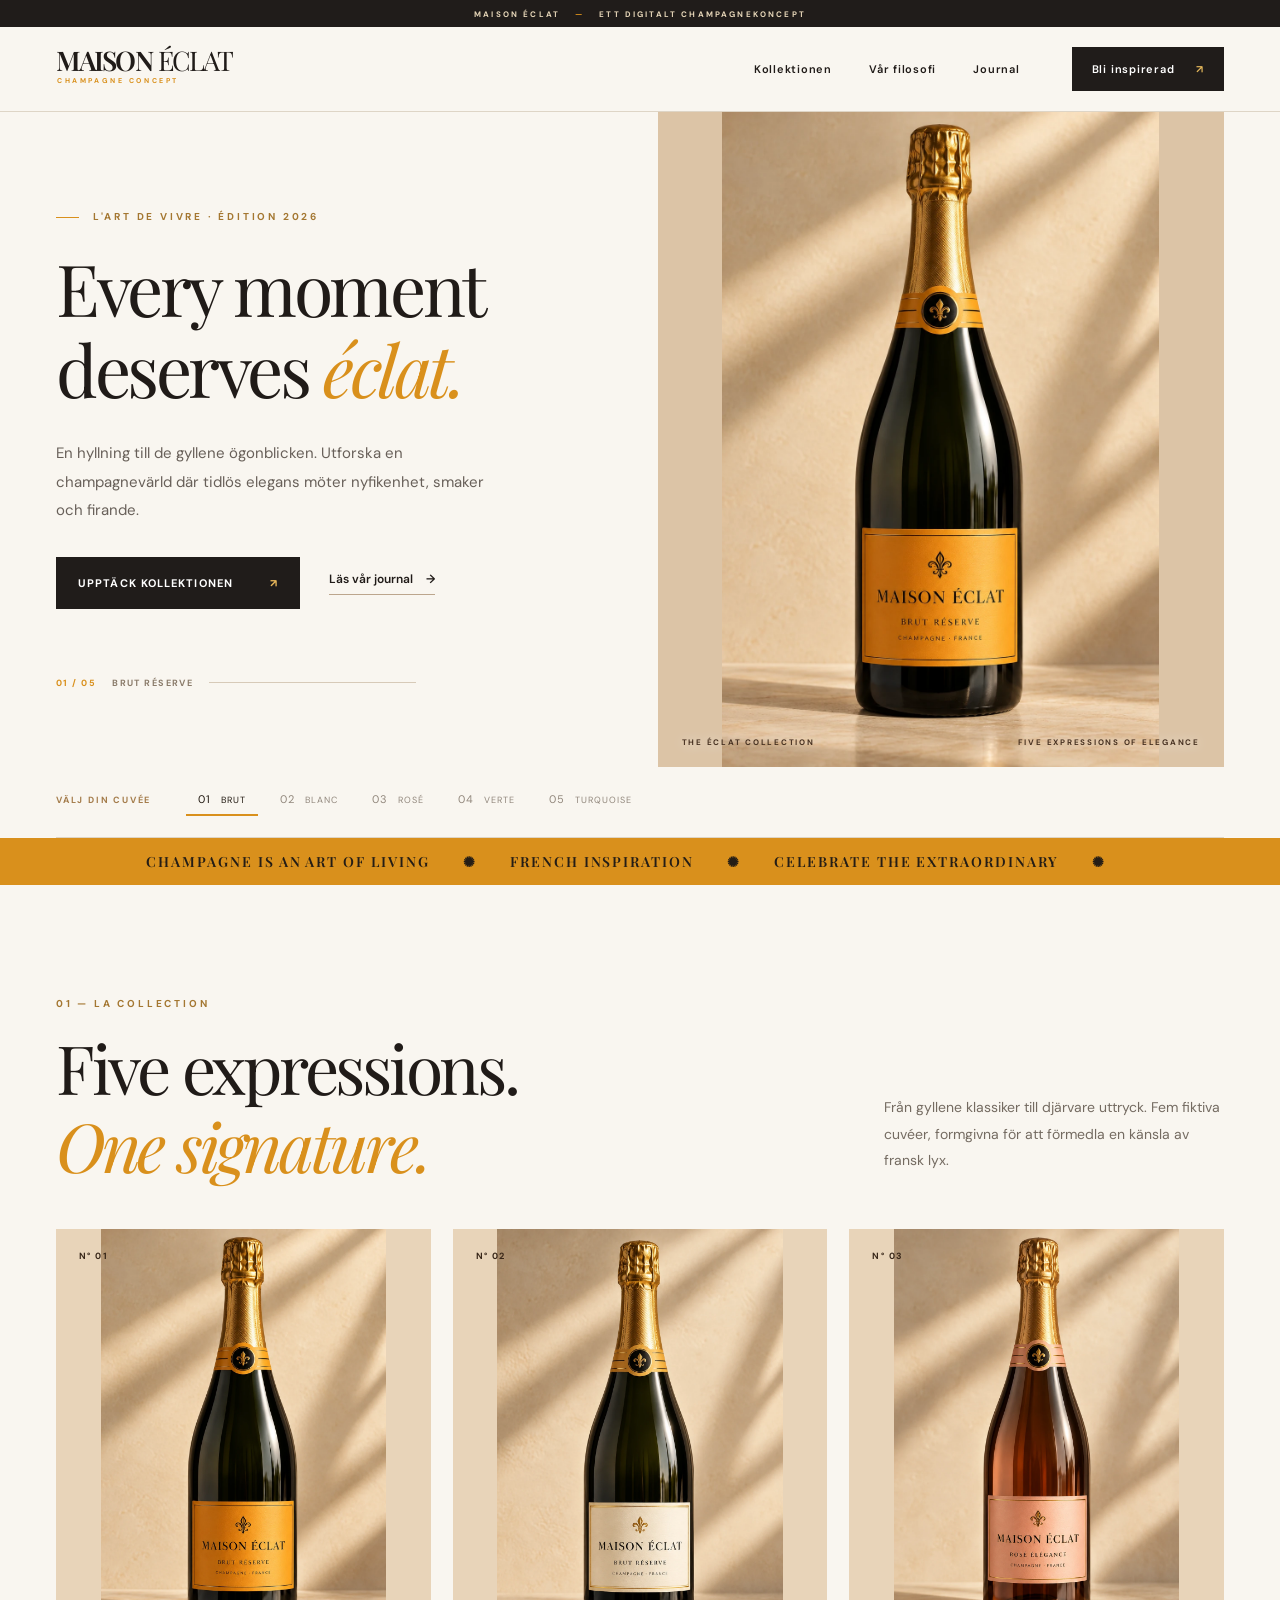
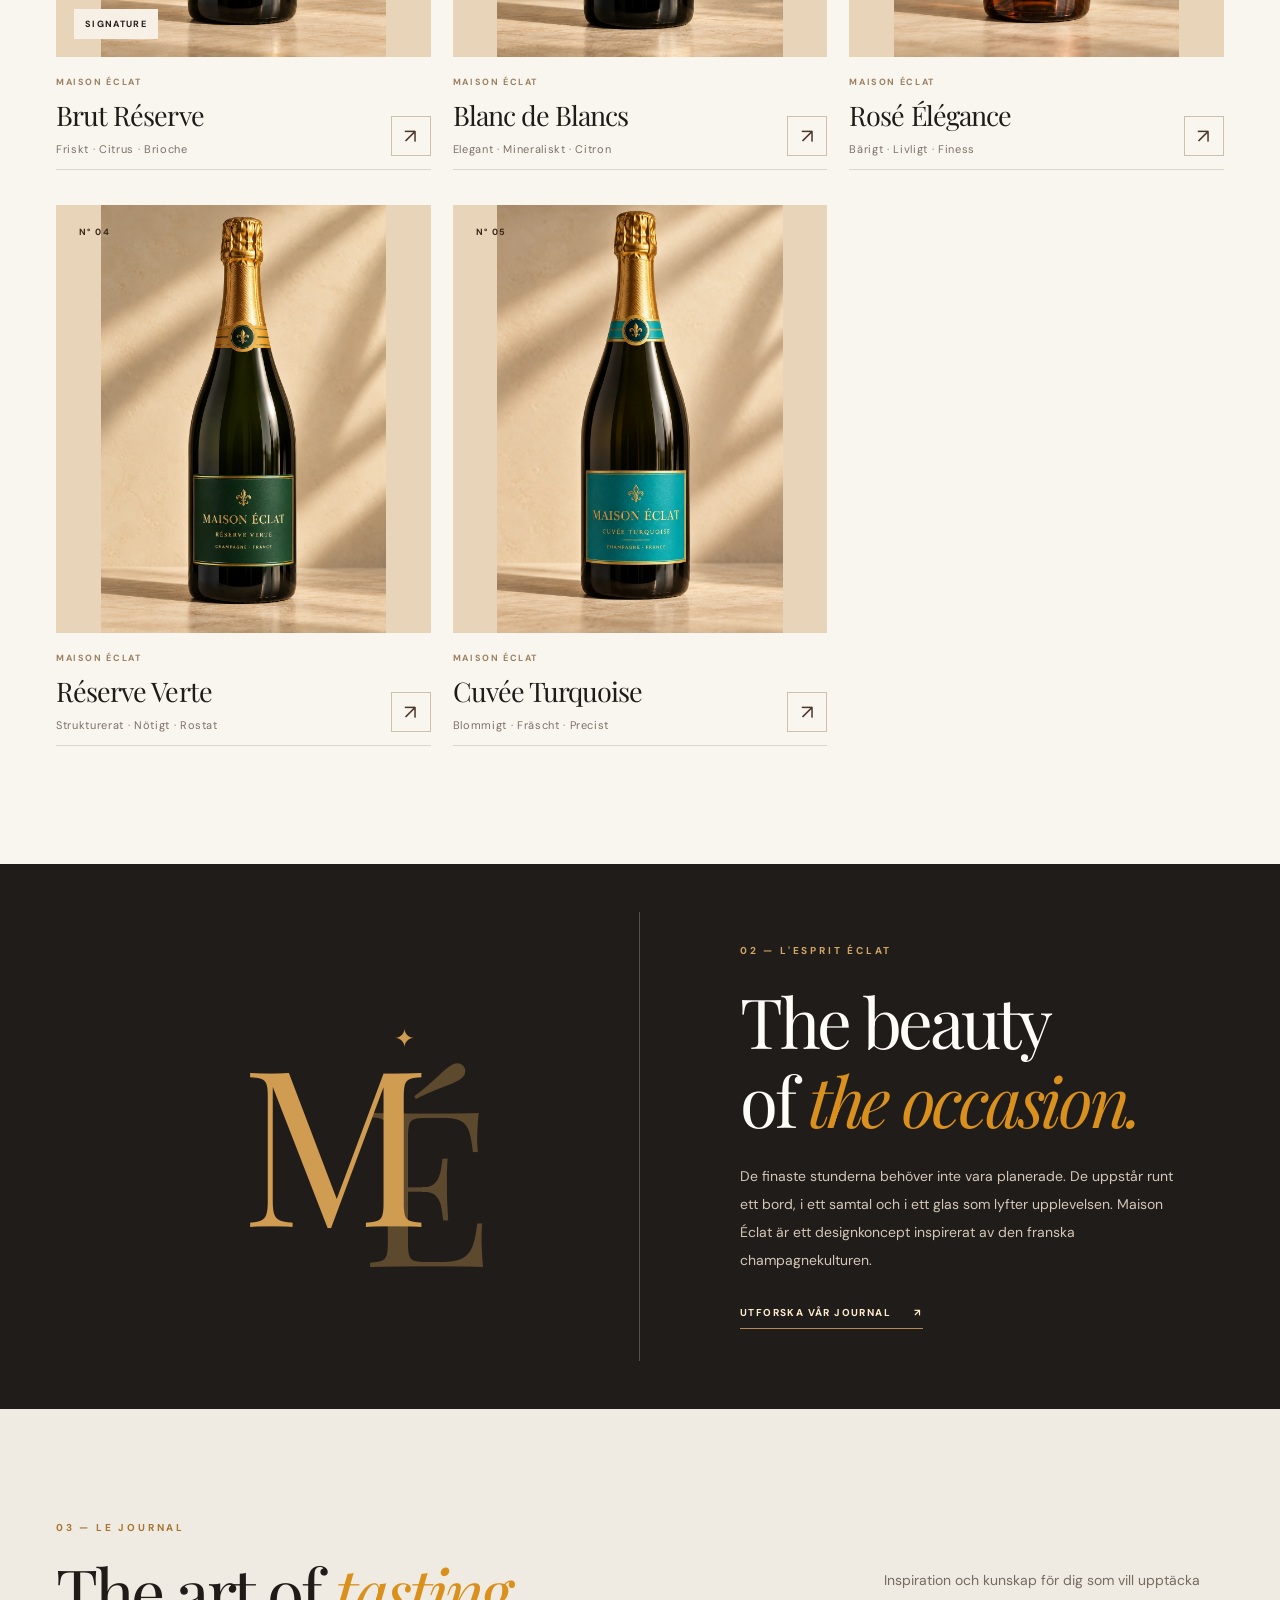
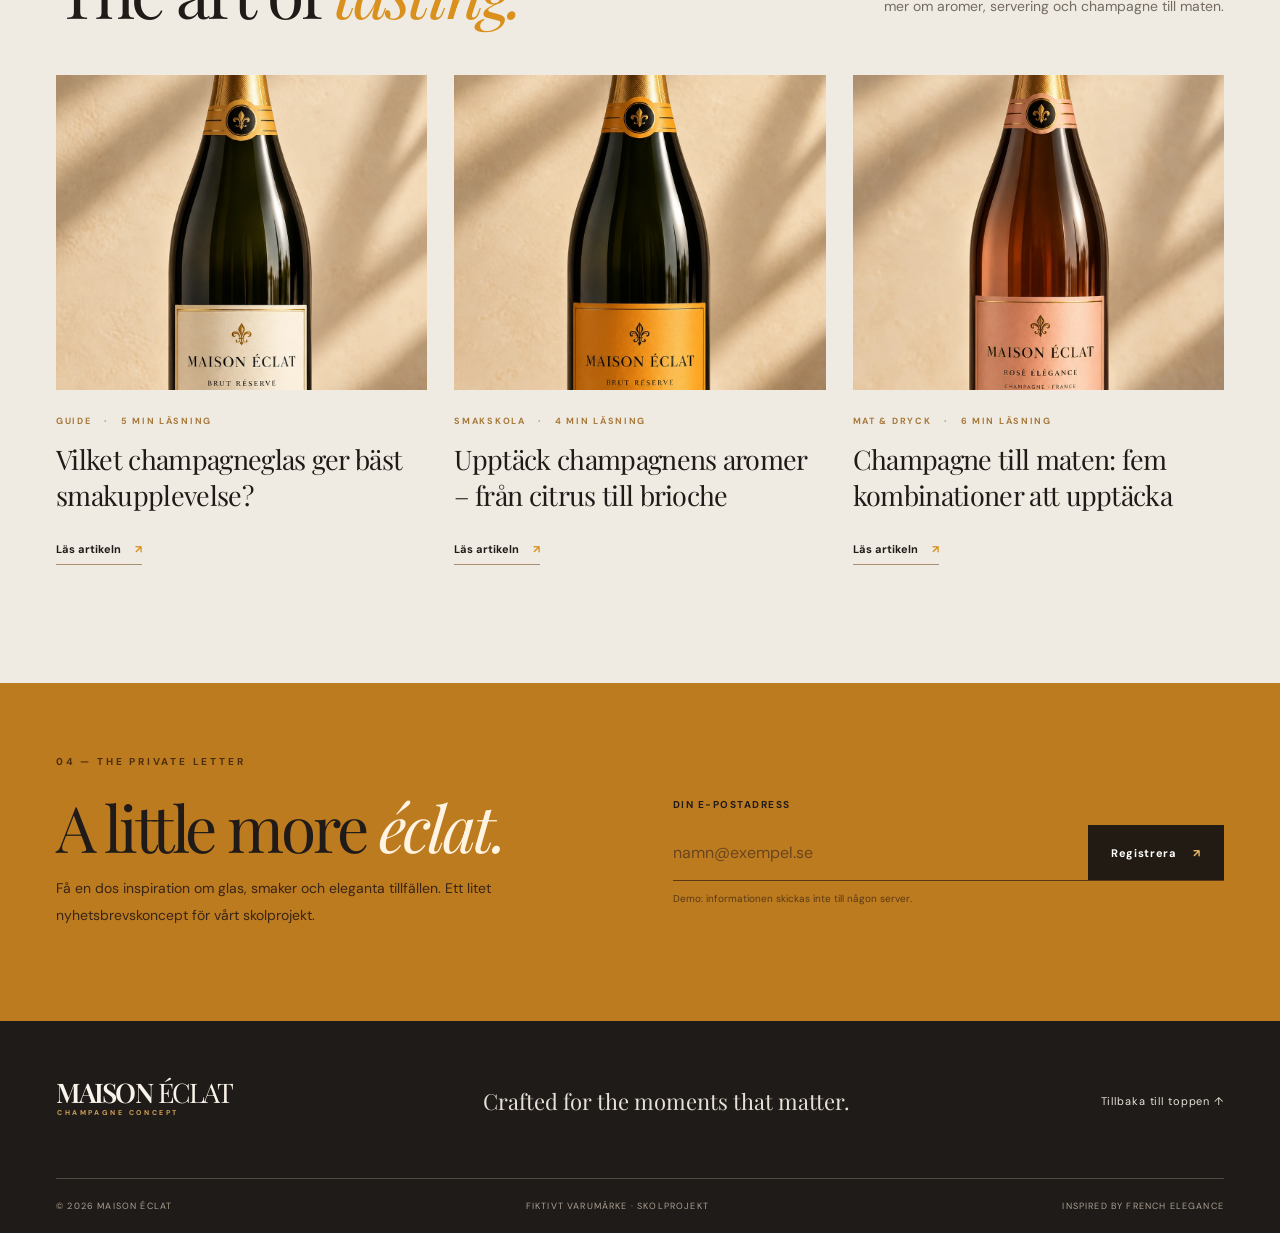
<file: webbplats/index.html>
<!doctype html>
<html lang="sv">
<head>
  <meta charset="UTF-8">
  <meta name="viewport" content="width=device-width, initial-scale=1.0">
  <!-- SEO: sidans titel och beskrivning visas i sökresultat och webbläsarflikar. -->
  <title>Maison Éclat | Champagne, smakguider och inspiration</title>
  <meta name="description" content="Upptäck Maison Éclats fiktiva champagnekollektion och vår journal om servering, smak och matmatchning. Inspiration för minnesvärda tillfällen.">
  <link rel="preconnect" href="https://fonts.googleapis.com">
  <link rel="preconnect" href="https://fonts.gstatic.com" crossorigin>
  <link href="https://fonts.googleapis.com/css2?family=DM+Sans:wght@400;500;600;700&family=Manrope:wght@400;500;600;700&family=Playfair+Display:wght@400;500;600;700&display=swap" rel="stylesheet">
  <link rel="stylesheet" href="style.css">
  <script src="script.js" defer></script>
</head>
<body>
  <a class="skip-link" href="#main">Hoppa till innehåll</a>
  <div class="topline">MAISON ÉCLAT <span>—</span> ETT DIGITALT CHAMPAGNEKONCEPT</div>
  <!-- Semantisk header och nav används på både start- och artikelsidor. -->
  <header class="site-header">
    <div class="shell nav-shell">
      <a class="brand" href="index.html" aria-label="Maison Éclat – till startsidan">MAISON <span>ÉCLAT</span><small>CHAMPAGNE CONCEPT</small></a>
      <button class="menu-toggle" id="menuToggle" type="button" aria-label="Öppna menyn" aria-expanded="false" aria-controls="mainNav"><span></span><span></span><span></span></button>
      <nav id="mainNav" class="main-nav" aria-label="Huvudnavigation">
        <a href="#collection">Kollektionen</a>
        <a href="#savoir-faire">Vår filosofi</a>
        <a href="#journal">Journal</a>
        <a href="#newsletter" class="nav-cta">Bli inspirerad <span aria-hidden="true">↗</span></a>
      </nav>
    </div>
  </header>

  <main id="main">
    <section class="hero" aria-labelledby="hero-title">
      <div class="shell hero-grid">
        <div class="hero-copy">
          <p class="eyebrow"><span class="eyebrow-line"></span> L'ART DE VIVRE · ÉDITION 2026</p>
          <h1 id="hero-title">Every moment<br>deserves <em>éclat.</em></h1>
          <p class="hero-intro">En hyllning till de gyllene ögonblicken. Utforska en champagnevärld där tidlös elegans möter nyfikenhet, smaker och firande.</p>
          <div class="hero-actions">
            <a class="btn btn-dark" href="#collection">Upptäck kollektionen <span aria-hidden="true">↗</span></a>
            <a class="text-link" href="#journal">Läs vår journal <span aria-hidden="true">→</span></a>
          </div>
          <div class="hero-note"><span class="hero-note-number">01 / 05</span><span id="heroVariantName">BRUT RÉSERVE</span><span class="line-long"></span></div>
        </div>
        <div class="hero-visual">
          <!-- Bilden ligger lokalt i images och får en förklarande alt-text. -->
          <img id="heroBottle" src="images/brut-reserve.webp" alt="Maison Éclat Brut Réserve, mörk champagneflaska med guldetikett och guldfolie" width="1024" height="1536" fetchpriority="high">
          <div class="hero-visual-caption"><span>THE ÉCLAT COLLECTION</span><span>FIVE EXPRESSIONS OF ELEGANCE</span></div>
        </div>
      </div>
      <div class="hero-selector shell" aria-label="Välj flaska att visa på startsidan">
        <span class="selector-label">VÄLJ DIN CUVÉE</span>
        <div class="selector-buttons">
          <button type="button" class="selector active" aria-pressed="true" data-bottle="brut">01 <span>BRUT</span></button>
          <button type="button" class="selector" aria-pressed="false" data-bottle="blanc">02 <span>BLANC</span></button>
          <button type="button" class="selector" aria-pressed="false" data-bottle="rose">03 <span>ROSÉ</span></button>
          <button type="button" class="selector" aria-pressed="false" data-bottle="verte">04 <span>VERTE</span></button>
          <button type="button" class="selector" aria-pressed="false" data-bottle="turquoise">05 <span>TURQUOISE</span></button>
        </div>
      </div>
    </section>

    <div class="marquee-strip" aria-hidden="true"><div>CHAMPAGNE IS AN ART OF LIVING <span>✺</span> FRENCH INSPIRATION <span>✺</span> CELEBRATE THE EXTRAORDINARY <span>✺</span></div></div>

    <section class="section collection-section" id="collection" aria-labelledby="collection-title">
      <div class="shell">
        <div class="section-heading"><div><p class="eyebrow">01 — LA COLLECTION</p><h2 id="collection-title">Five expressions.<br><em>One signature.</em></h2></div><p>Från gyllene klassiker till djärvare uttryck. Fem fiktiva cuvéer, formgivna för att förmedla en känsla av fransk lyx.</p></div>
        <div class="product-grid">
          <article class="product-card"><div class="product-media"><span class="product-index">N° 01</span><img src="images/brut-reserve.webp" alt="Brut Réserve med gulorange etikett och guldfolie" loading="lazy"><span class="product-tag">SIGNATURE</span></div><div class="product-info"><div><p>MAISON ÉCLAT</p><h3>Brut Réserve</h3><span>Friskt · Citrus · Brioche</span></div><button type="button" class="product-action" data-preview="brut" aria-label="Visa Brut Réserve överst på sidan">↗</button></div></article>
          <article class="product-card"><div class="product-media"><span class="product-index">N° 02</span><img src="images/blanc-de-blancs.webp" alt="Blanc de Blancs med vit etikett och gyllene detaljer" loading="lazy"></div><div class="product-info"><div><p>MAISON ÉCLAT</p><h3>Blanc de Blancs</h3><span>Elegant · Mineraliskt · Citron</span></div><button type="button" class="product-action" data-preview="blanc" aria-label="Visa Blanc de Blancs överst på sidan">↗</button></div></article>
          <article class="product-card"><div class="product-media"><span class="product-index">N° 03</span><img src="images/rose-elegance.webp" alt="Rosé Élégance med roséfärgad etikett och varmrosa champagne" loading="lazy"></div><div class="product-info"><div><p>MAISON ÉCLAT</p><h3>Rosé Élégance</h3><span>Bärigt · Livligt · Finess</span></div><button type="button" class="product-action" data-preview="rose" aria-label="Visa Rosé Élégance överst på sidan">↗</button></div></article>
          <article class="product-card"><div class="product-media"><span class="product-index">N° 04</span><img src="images/reserve-verte.webp" alt="Réserve Verte med djupgrön etikett och guldfärgad text" loading="lazy"></div><div class="product-info"><div><p>MAISON ÉCLAT</p><h3>Réserve Verte</h3><span>Strukturerat · Nötigt · Rostat</span></div><button type="button" class="product-action" data-preview="verte" aria-label="Visa Réserve Verte överst på sidan">↗</button></div></article>
          <article class="product-card"><div class="product-media"><span class="product-index">N° 05</span><img src="images/cuvee-turquoise.webp" alt="Cuvée Turquoise med turkos etikett och guldfärgade detaljer" loading="lazy"></div><div class="product-info"><div><p>MAISON ÉCLAT</p><h3>Cuvée Turquoise</h3><span>Blommigt · Fräscht · Precist</span></div><button type="button" class="product-action" data-preview="turquoise" aria-label="Visa Cuvée Turquoise överst på sidan">↗</button></div></article>
        </div>
      </div>
    </section>

    <section class="philosophy" id="savoir-faire" aria-labelledby="philosophy-title">
      <div class="shell philosophy-grid"><div class="philosophy-monogram" aria-hidden="true"><span>M</span><span>É</span><div class="sunburst">✦</div></div><div class="philosophy-copy"><p class="eyebrow eyebrow-light">02 — L'ESPRIT ÉCLAT</p><h2 id="philosophy-title">The beauty<br>of <em>the occasion.</em></h2><p>De finaste stunderna behöver inte vara planerade. De uppstår runt ett bord, i ett samtal och i ett glas som lyfter upplevelsen. Maison Éclat är ett designkoncept inspirerat av den franska champagnekulturen.</p><a href="#journal" class="light-link">Utforska vår journal <span aria-hidden="true">↗</span></a></div></div>
    </section>

    <section class="section journal" id="journal" aria-labelledby="journal-title">
      <div class="shell"><div class="section-heading journal-heading"><div><p class="eyebrow">03 — LE JOURNAL</p><h2 id="journal-title">The art of <em>tasting.</em></h2></div><p>Inspiration och kunskap för dig som vill upptäcka mer om aromer, servering och champagne till maten.</p></div>
        <!-- Artikelkorten länkar till samma HTML-mall med JSON-filens slug som id. -->
        <div class="journal-grid">
          <article class="journal-card"><a href="artikel.html?id=valj-ratt-champagneglas"><div class="journal-photo"><img src="images/artikel-valj-ratt-champagneglas.webp" alt="Ljus champagneflaska med vit etikett, fotograferad i varm studiomiljö" loading="lazy"></div><p class="journal-meta">GUIDE <span>·</span> 5 MIN LÄSNING</p><h3>Vilket champagneglas ger bäst smakupplevelse?</h3><span class="article-read">Läs artikeln <span aria-hidden="true">↗</span></span></a></article>
          <article class="journal-card"><a href="artikel.html?id=upptack-champagnens-aromer"><div class="journal-photo"><img src="images/artikel-upptack-champagnens-aromer.webp" alt="Champagneflaska med gyllene etikett och fina reflexer i studioljuset" loading="lazy"></div><p class="journal-meta">SMAKSKOLA <span>·</span> 4 MIN LÄSNING</p><h3>Upptäck champagnens aromer – från citrus till brioche</h3><span class="article-read">Läs artikeln <span aria-hidden="true">↗</span></span></a></article>
          <article class="journal-card"><a href="artikel.html?id=champagne-till-maten"><div class="journal-photo"><img src="images/artikel-champagne-till-maten.webp" alt="Roséchampagne med roséguldfärgad etikett på ljust stenbord" loading="lazy"></div><p class="journal-meta">MAT & DRYCK <span>·</span> 6 MIN LÄSNING</p><h3>Champagne till maten: fem kombinationer att upptäcka</h3><span class="article-read">Läs artikeln <span aria-hidden="true">↗</span></span></a></article>
        </div>
      </div>
    </section>

    <section class="newsletter" id="newsletter" aria-labelledby="newsletter-title"><div class="shell newsletter-grid"><div><p class="eyebrow eyebrow-light">04 — THE PRIVATE LETTER</p><h2 id="newsletter-title">A little more <em>éclat.</em></h2><p>Få en dos inspiration om glas, smaker och eleganta tillfällen. Ett litet nyhetsbrevskoncept för vårt skolprojekt.</p></div><div>
      <form id="newsletterForm" class="newsletter-form"><label for="email">DIN E-POSTADRESS</label><div class="form-row"><input id="email" type="email" name="email" autocomplete="email" placeholder="namn@exempel.se" required><button type="submit">Registrera <span aria-hidden="true">↗</span></button></div><small>Demo: informationen skickas inte till någon server.</small></form>
      <div id="formFeedback" class="form-feedback" role="status" aria-live="polite"></div>
    </div></div></section>
  </main>
  <footer class="footer"><div class="shell"><div class="footer-main"><a class="brand footer-brand" href="index.html">MAISON <span>ÉCLAT</span><small>CHAMPAGNE CONCEPT</small></a><p>Crafted for the moments that matter.</p><a href="#main">Tillbaka till toppen ↑</a></div><div class="footer-bottom"><span>© 2026 MAISON ÉCLAT</span><span>FIKTIVT VARUMÄRKE · SKOLPROJEKT</span><span>INSPIRED BY FRENCH ELEGANCE</span></div></div></footer>
</body>
</html>
</file>
<file: webbplats/style.css>
/* MAISON ÉCLAT: gemensamt designsystem. Ändra färgvariabler här för att tematisera hela sajten. */
:root{--ink:#201b18;--muted:#786f66;--cream:#f9f6f0;--paper:#f3ede3;--line:#ded5c6;--accent:#d9901c;--dark:#201c1a;--white:#fffdf8;--font-serif:'Playfair Display',Georgia,serif;--font-sans:'DM Sans',Arial,sans-serif}
*{box-sizing:border-box}html{scroll-behavior:smooth}body{margin:0;background:var(--cream);color:var(--ink);font-family:var(--font-sans);-webkit-font-smoothing:antialiased}img{max-width:100%;display:block}a{color:inherit;text-decoration:none}button,input{font:inherit}button{cursor:pointer}h1,h2,h3,p{margin-top:0}h1,h2,h3{font-weight:400}h1,h2{font-family:var(--font-serif);letter-spacing:-.048em}h1 em,h2 em{font-weight:400;color:var(--accent)}:focus-visible{outline:3px solid var(--accent);outline-offset:4px}.shell{width:min(1320px,calc(100% - 112px));margin-inline:auto}.skip-link{position:absolute;left:-10000px;top:12px;z-index:100;background:white;padding:12px}.skip-link:focus{left:12px}.topline{height:27px;display:flex;align-items:center;justify-content:center;gap:15px;background:var(--dark);color:#e7d7b9;font-size:8px;letter-spacing:.27em;font-weight:700}.topline span{color:var(--accent)}
/* Header och navigation används också i artikel.html. */
.site-header{background:var(--cream);border-bottom:1px solid var(--line);position:relative;z-index:20}.nav-shell{height:84px;display:flex;align-items:center;justify-content:space-between;gap:35px}.brand{font-family:var(--font-serif);font-size:27px;line-height:1;white-space:nowrap;font-weight:600;letter-spacing:-.07em;display:inline-flex;align-items:baseline;gap:6px;position:relative;padding-bottom:17px}.brand span{font-weight:400}.brand small{position:absolute;top:30px;left:1px;font-family:var(--font-sans);font-size:7px;letter-spacing:.37em;font-weight:700;color:var(--accent)}.main-nav{display:flex;align-items:center;gap:37px}.main-nav a{font-size:11px;letter-spacing:.07em;font-weight:600;transition:color .2s}.main-nav a:hover{color:var(--accent)}.main-nav .nav-cta{background:var(--dark);color:#fff;padding:15px 20px;margin-left:15px}.nav-cta span{margin-left:18px;color:#e6b95c}.menu-toggle{display:none}
/* Hero: ett textfält och en riktig produktbild, ingen illustrerad CSS-flaska. */
.hero{background:var(--cream)}.hero-grid{display:grid;grid-template-columns:1.03fr .97fr;min-height:655px}.hero-copy{display:flex;flex-direction:column;align-items:flex-start;justify-content:center;padding:60px 55px 40px 0}.eyebrow{font-size:10px;font-weight:700;letter-spacing:.28em;text-transform:uppercase;color:#a47731;margin-bottom:24px}.eyebrow-line{display:inline-block;width:23px;border-top:1px solid var(--accent);vertical-align:middle;margin-right:9px}.hero h1{font-size:clamp(56px,5.6vw,87px);line-height:1.13;margin:0 0 30px;max-width:650px}.hero h1 em{display:inline-block}.hero-intro{max-width:430px;font-size:15px;line-height:1.9;color:#686059;margin-bottom:32px}.hero-actions{display:flex;align-items:center;gap:29px;flex-wrap:wrap}.btn{display:inline-flex;align-items:center;justify-content:space-between;gap:37px;padding:19px 22px;font-size:11px;text-transform:uppercase;letter-spacing:.1em;font-weight:700;transition:background .2s,color .2s,transform .2s}.btn:hover{transform:translateY(-2px)}.btn-dark{background:var(--dark);color:#fff}.btn-dark:hover{background:#423327}.btn span{color:#eab85b}.text-link{font-size:12px;font-weight:600;border-bottom:1px solid #bca68d;padding-bottom:7px}.text-link span{margin-left:10px}.hero-note{display:flex;align-items:center;gap:16px;font-size:9px;letter-spacing:.16em;font-weight:700;margin-top:68px;width:100%;max-width:360px;color:#8a7b6a}.hero-note-number{color:var(--accent)}.line-long{height:1px;background:#d7cab8;flex:1}.hero-visual{position:relative;min-height:640px;background:#dcc4a6;overflow:hidden;display:flex;align-items:center;justify-content:center}.hero-visual img{width:100%;height:100%;position:absolute;inset:0;object-fit:contain;object-position:center center;transition:opacity .26s ease}.hero-visual img.changing{opacity:.25}.hero-visual-caption{position:absolute;left:24px;right:24px;bottom:20px;display:flex;justify-content:space-between;gap:20px;color:#483222;text-shadow:0 1px 12px #fff;letter-spacing:.22em;font-weight:700;font-size:8px}.hero-selector{padding-block:17px 21px;display:flex;align-items:center;gap:35px;border-bottom:1px solid var(--line)}.selector-label{font-size:9px;font-weight:700;letter-spacing:.2em;color:#a47c4b;white-space:nowrap}.selector-buttons{display:flex;flex-wrap:wrap;gap:10px}.selector{background:none;border:0;border-bottom:2px solid transparent;padding:8px 12px;color:#91877c;font-size:11px;letter-spacing:.09em;transition:color .2s,border-color .2s}.selector span{font-size:9px;margin-left:6px}.selector.active,.selector:hover{color:#221a12;border-color:var(--accent)}
.marquee-strip{background:var(--accent);color:#241d16;padding:14px 10px;overflow:hidden;text-align:center;white-space:nowrap}.marquee-strip div{font-family:var(--font-serif);font-size:14px;font-weight:600;letter-spacing:.14em}.marquee-strip span{padding:0 28px}
/* Produkterna och bildkorten skalas om med CSS Grid. */
.section{padding:112px 0 118px}.section-heading{display:flex;align-items:end;justify-content:space-between;gap:50px;margin-bottom:45px}.section-heading h2{font-size:clamp(43px,5.3vw,74px);line-height:1.15;margin:0}.section-heading .eyebrow{margin-bottom:18px}.section-heading>p{max-width:340px;font-size:14px;line-height:1.9;color:#746b61;margin:0 0 10px}.product-grid{display:grid;grid-template-columns:repeat(3,minmax(0,1fr));gap:35px 22px}.product-card{min-width:0}.product-media{position:relative;background:#e8d4b9;overflow:hidden;height:428px}.product-media img{width:100%;height:100%;object-fit:contain;object-position:center 50%;transition:transform .5s ease}.product-card:hover img{transform:scale(1.055)}.product-index{position:absolute;z-index:1;top:21px;left:23px;font-size:9px;letter-spacing:.16em;color:#382719;font-weight:700}.product-tag{position:absolute;bottom:18px;left:18px;background:#f6f0e6;padding:9px 11px;font-size:9px;font-weight:700;letter-spacing:.15em}.product-info{display:flex;align-items:end;justify-content:space-between;gap:10px;padding:19px 0 13px;border-bottom:1px solid var(--line)}.product-info p{margin:0 0 9px;font-size:9px;letter-spacing:.18em;color:#9b8060;font-weight:700}.product-info h3{font-family:var(--font-serif);font-size:27px;letter-spacing:-.035em;margin:0 0 9px}.product-info span{display:block;color:#7d7065;font-size:11px;letter-spacing:.06em}.product-action{display:grid;place-items:center;width:40px;height:40px;border:1px solid #cfc0ac;background:none;color:#4a3728;font-size:20px;transition:background .2s}.product-action:hover{background:var(--accent);border-color:var(--accent)}
.philosophy{background:var(--dark);color:var(--white)}.philosophy-grid{display:grid;grid-template-columns:1fr 1fr;min-height:545px}.philosophy-monogram{display:flex;align-items:center;justify-content:center;position:relative;border-right:1px solid #584e43;margin-block:48px;font-family:var(--font-serif);font-size:clamp(120px,17vw,240px);font-weight:400;letter-spacing:-.09em;color:#cf9c52}.philosophy-monogram span:first-child{transform:translateX(35px)}.philosophy-monogram span:nth-child(2){transform:translateX(-15px) translateY(40px);opacity:.35}.sunburst{position:absolute;font-size:25px;top:24%;left:58%}.philosophy-copy{display:flex;flex-direction:column;justify-content:center;padding:70px 20px 70px 100px}.eyebrow-light{color:#d2a663}.philosophy h2{font-size:clamp(48px,5.4vw,74px);line-height:1.13;margin-bottom:24px}.philosophy p:not(.eyebrow){line-height:2;color:#d4c7b8;font-size:14px;max-width:450px}.light-link{margin-top:18px;align-self:flex-start;border-bottom:1px solid #b48a56;padding-bottom:9px;color:#ffedd0;text-transform:uppercase;font-size:10px;font-weight:700;letter-spacing:.14em}.light-link span{margin-left:20px}
.journal{background:#f0ebe2}.journal-heading{margin-bottom:45px}.journal-grid{display:grid;grid-template-columns:repeat(3,minmax(0,1fr));gap:27px}.journal-card a{display:block}.journal-photo{height:315px;overflow:hidden;background:#eadac0}.journal-photo img{width:100%;height:100%;object-fit:cover;object-position:center 52%;transition:transform .45s}.journal-card:hover img{transform:scale(1.04)}.journal-meta{font-size:9px;color:#a7793b;letter-spacing:.19em;font-weight:700;margin:25px 0 14px}.journal-meta span{padding:0 9px}.journal-card h3{font-family:var(--font-serif);font-size:27px;line-height:1.35;margin-bottom:23px;letter-spacing:-.025em}.article-read{display:inline-flex;align-items:center;gap:14px;border-bottom:1px solid #aa9070;padding-bottom:8px;font-size:11px;font-weight:700}.article-read span{color:var(--accent)}
.newsletter{background:#bd7b20;color:var(--ink)}.newsletter-grid{display:grid;grid-template-columns:1fr 1fr;gap:65px;padding-top:72px;padding-bottom:78px;align-items:center}.newsletter .eyebrow-light{color:#4d2e0d}.newsletter h2{font-size:clamp(42px,5vw,67px);margin-bottom:13px;line-height:1.1}.newsletter h2 em{color:#fff4e2}.newsletter p:not(.eyebrow){line-height:1.9;max-width:490px;font-size:14px;color:#382515}.newsletter-form label{font-size:10px;font-weight:700;letter-spacing:.15em}.form-row{display:flex;margin-top:12px;border-bottom:1px solid #583913;align-items:stretch}.form-row input{min-width:0;flex:1;background:transparent;border:0;padding:17px 10px 17px 0;color:#2c1d10;outline:none}.form-row input::placeholder{color:#69461e}.form-row button{background:#221b14;color:#fff;border:0;padding:0 23px;font-size:11px;letter-spacing:.06em;font-weight:700}.form-row button span{margin-left:13px;color:#f2c06d}.newsletter-form small{display:block;margin-top:11px;font-size:10px;color:#583913}.form-feedback p{background:#fff9eb;padding:13px 17px;font-size:12px;line-height:1.6;margin:15px 0 0}
.footer{background:#1e1b18;color:#e7e0d6;padding-top:58px}.footer-main{display:flex;align-items:center;justify-content:space-between;gap:30px;padding-bottom:55px}.footer-brand{color:#faf3e9}.footer-brand small{color:#d4a258}.footer-main p{font-family:var(--font-serif);font-size:22px;margin:0}.footer-main>a:last-child{font-size:11px;letter-spacing:.08em}.footer-bottom{display:flex;justify-content:space-between;gap:20px;border-top:1px solid #504940;padding:21px 0;color:#ada092;letter-spacing:.13em;font-size:9px}
/* Mobilanpassning: layouten blir en kolumn och huvudmenyn blir en knappstyrd meny. */
@media(max-width:1100px){.shell{width:min(100% - 64px,1100px)}.hero h1{font-size:62px}.hero-copy{padding-right:25px}.main-nav{gap:20px}.main-nav .nav-cta{margin-left:0}.product-media{height:370px}.philosophy-copy{padding-left:60px}}
@media(max-width:760px){.shell{width:calc(100% - 34px)}.topline{font-size:7px}.nav-shell{height:74px}.brand{font-size:24px}.main-nav{display:none;position:absolute;left:0;right:0;top:100%;padding:20px 20px 25px;background:var(--cream);border-bottom:1px solid var(--line);box-shadow:0 18px 25px #0001}.main-nav.open{display:flex;flex-direction:column;align-items:stretch;gap:23px}.main-nav a{font-size:14px}.main-nav .nav-cta{align-self:flex-start}.menu-toggle{display:flex;flex-direction:column;gap:5px;justify-content:center;width:42px;height:42px;border:1px solid var(--line);background:none;padding:11px}.menu-toggle span{height:1px;width:100%;background:var(--ink)}.hero-grid{grid-template-columns:1fr;min-height:unset}.hero-copy{padding:62px 0 50px}.hero h1{font-size:clamp(47px,10vw,72px);margin-bottom:23px}.hero-intro{font-size:14px}.hero-note{margin-top:45px}.hero-visual{min-height:560px}.hero-selector{padding-block:17px 24px;align-items:flex-start;flex-direction:column;gap:8px}.selector-buttons{gap:1px}.selector{padding:9px 10px;font-size:10px}.selector span{font-size:9px;margin-left:3px}.marquee-strip div{font-size:11px}.section{padding:76px 0 85px}.section-heading{flex-direction:column;align-items:start;gap:16px}.section-heading h2{font-size:clamp(46px,11vw,62px)}.section-heading>p{max-width:600px}.product-grid{grid-template-columns:repeat(2,minmax(0,1fr));gap:28px 16px}.product-media{height:355px}.product-info h3{font-size:22px}.philosophy-grid{grid-template-columns:1fr}.philosophy-monogram{margin:0;min-height:260px;border-right:0;border-bottom:1px solid #584e43;font-size:145px}.philosophy-copy{padding:64px 0 80px}.philosophy h2{font-size:58px}.journal-grid{grid-template-columns:1fr;gap:45px}.journal-photo{height:350px}.journal-card h3{max-width:540px}.newsletter-grid{grid-template-columns:1fr;gap:25px}.footer-main{align-items:flex-start;flex-direction:column}.footer-bottom{flex-wrap:wrap;line-height:1.6}}
@media(max-width:480px){.hero-copy{padding:49px 0 35px}.hero h1{font-size:clamp(43px,11.3vw,58px)}.hero-visual{min-height:490px}.hero-visual-caption{left:10px;right:10px;font-size:6px}.hero-actions{gap:20px}.btn{gap:18px;padding:16px}.selector-label{font-size:8px}.selector{padding-inline:7px}.selector span{font-size:7px}.product-grid{grid-template-columns:1fr}.product-media{height:460px}.journal-photo{height:350px}.philosophy h2{font-size:51px}.newsletter-grid{padding-top:65px;padding-bottom:66px}.newsletter h2{font-size:48px}.form-row button{padding:0 13px}.form-row button span{margin-left:7px}}
@media(prefers-reduced-motion:reduce){*,*::before,*::after{scroll-behavior:auto!important;transition:none!important;animation:none!important}}
</file>
